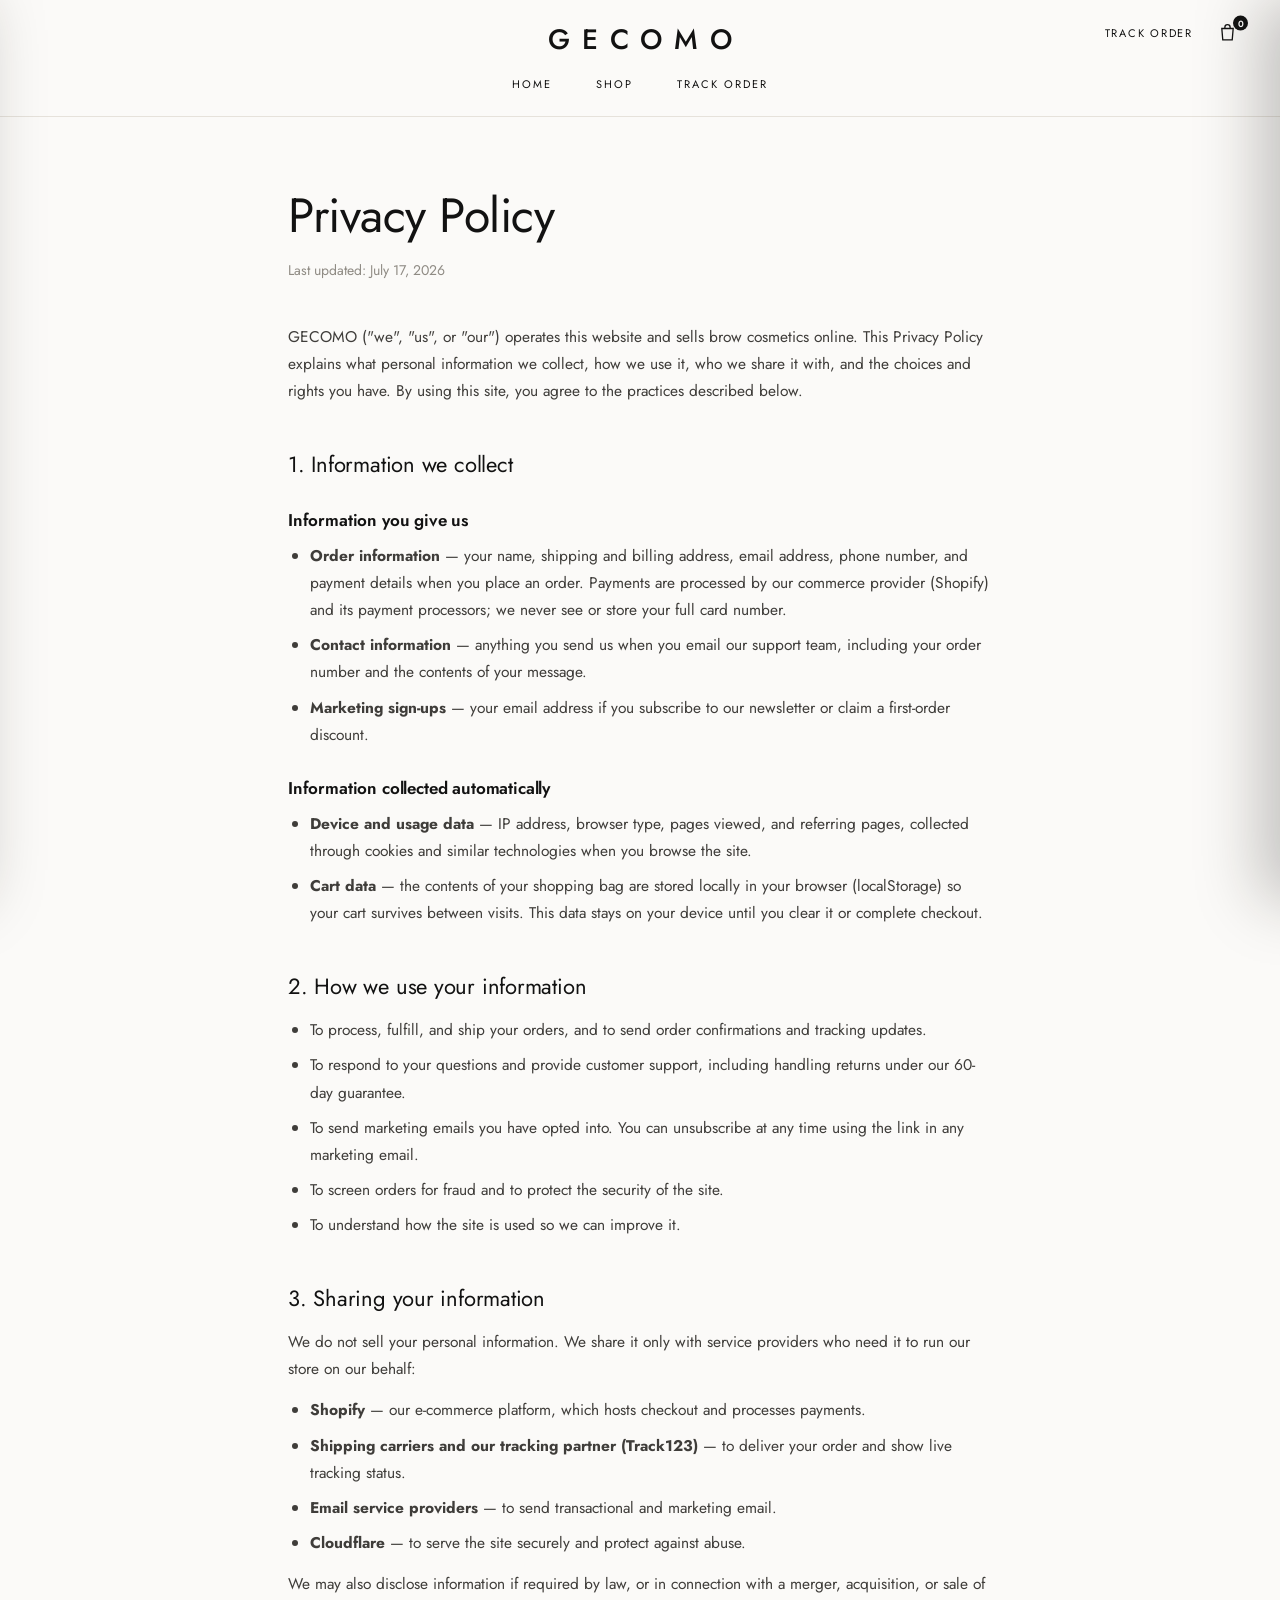
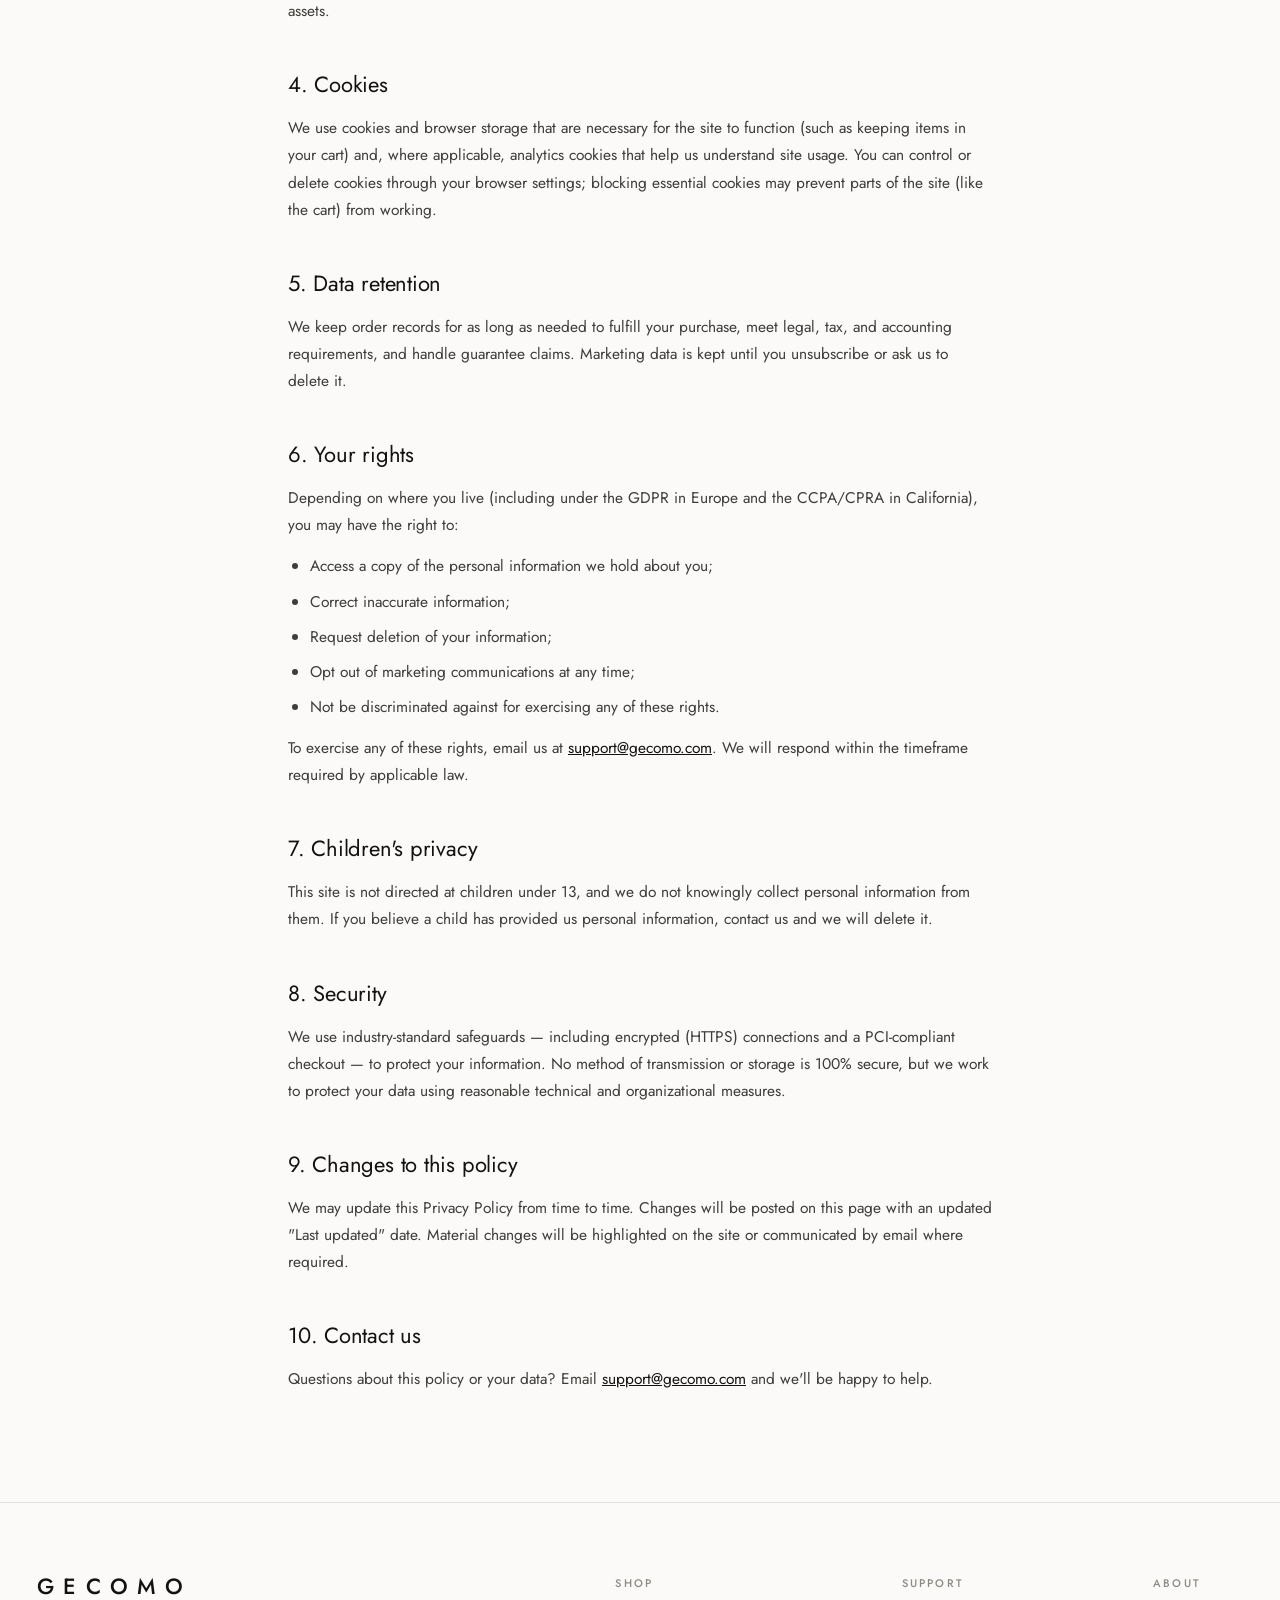
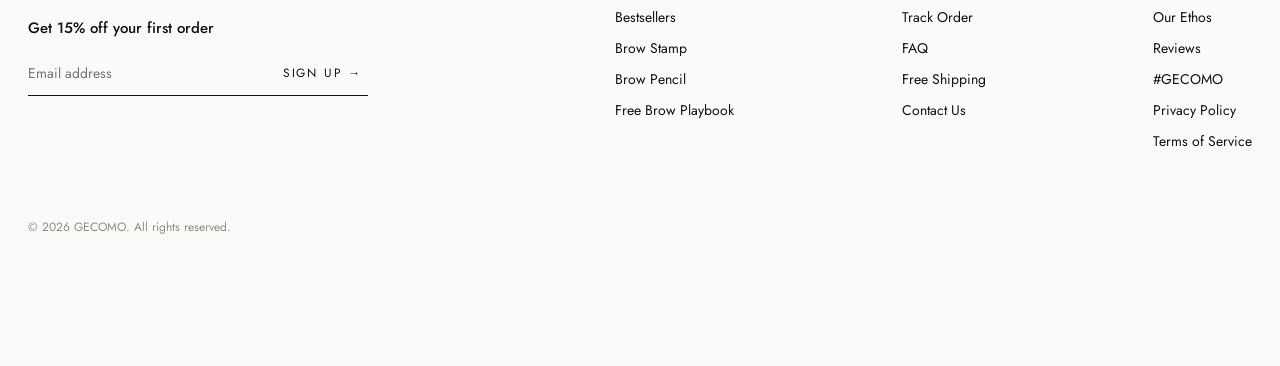
<file: privacy.html>
<!DOCTYPE html>
<html lang="en">
<head>
<meta charset="utf-8">
<meta name="viewport" content="width=device-width, initial-scale=1">
<title>Privacy Policy — GECOMO</title>
<meta name="description" content="How GECOMO collects, uses, and protects your personal information.">
<link rel="icon" href="data:image/svg+xml,%3Csvg xmlns='http://www.w3.org/2000/svg' viewBox='0 0 64 64'%3E%3Ccircle cx='32' cy='32' r='32' fill='%23FBFAF8'/%3E%3Ctext x='32' y='44' font-family='Helvetica,sans-serif' font-size='38' text-anchor='middle' fill='%23121212'%3EG%3C/text%3E%3C/svg%3E">
<link rel="preconnect" href="https://fonts.googleapis.com">
<link rel="preconnect" href="https://fonts.gstatic.com" crossorigin>
<link href="https://fonts.googleapis.com/css2?family=Jost:wght@300;400;500;600;700&family=Marcellus&display=swap" rel="stylesheet">
<link rel="stylesheet" href="assets/site.css?v=6">
<style>
  .legal{max-width:760px;margin:0 auto;padding:64px 28px 96px;}
  .legal h1{font-size:clamp(32px,4.5vw,48px);margin:0 0 8px;}
  .legal .updated{color:var(--muted);font-size:14px;margin:0 0 40px;}
  .legal h2{font-size:22px;margin:44px 0 14px;}
  .legal h3{font-size:17px;font-weight:600;margin:28px 0 10px;}
  .legal p,.legal li{color:var(--body);line-height:1.75;font-size:15.5px;}
  .legal p{margin:0 0 14px;}
  .legal ul{margin:0 0 14px;padding-left:22px;}
  .legal li{margin-bottom:8px;}
  .legal a{text-decoration:underline;}
</style>
</head>
<body>

<a class="skip-link" href="#main">Skip to main content</a>

<header class="site-head">
  <div class="masthead">
    <button id="menuBtn" type="button" aria-label="Open menu"><span></span><span></span><span></span></button>
    <a href="index.html" class="logo">GECOMO</a>
    <div class="mast-icons">
      <a class="mast-link" href="track.html">Track Order</a>
      <button id="cartBtn" type="button" aria-label="Cart, 0 items">
        <svg viewBox="0 0 24 24" fill="none" stroke="currentColor" stroke-width="1.5" aria-hidden="true"><path d="M5.5 8h13l-1.1 13h-10.8z"/><path d="M9 8V6.5a3 3 0 0 1 6 0V8"/></svg>
        <span id="cartCount" aria-hidden="true">0</span>
      </button>
    </div>
  </div>
    <nav class="navrow" aria-label="Primary">
    <a href="index.html">Home</a>
    <a href="index.html#shop">Shop</a>
    <a href="track.html">Track Order</a>
  </nav>
</header>

<main id="main">
<article class="legal">
  <h1>Privacy Policy</h1>
  <p class="updated">Last updated: July 17, 2026</p>

  <p>GECOMO ("we", "us", or "our") operates this website and sells brow cosmetics online. This Privacy Policy explains what personal information we collect, how we use it, who we share it with, and the choices and rights you have. By using this site, you agree to the practices described below.</p>

  <h2>1. Information we collect</h2>
  <h3>Information you give us</h3>
  <ul>
    <li><b>Order information</b> — your name, shipping and billing address, email address, phone number, and payment details when you place an order. Payments are processed by our commerce provider (Shopify) and its payment processors; we never see or store your full card number.</li>
    <li><b>Contact information</b> — anything you send us when you email our support team, including your order number and the contents of your message.</li>
    <li><b>Marketing sign-ups</b> — your email address if you subscribe to our newsletter or claim a first-order discount.</li>
  </ul>
  <h3>Information collected automatically</h3>
  <ul>
    <li><b>Device and usage data</b> — IP address, browser type, pages viewed, and referring pages, collected through cookies and similar technologies when you browse the site.</li>
    <li><b>Cart data</b> — the contents of your shopping bag are stored locally in your browser (localStorage) so your cart survives between visits. This data stays on your device until you clear it or complete checkout.</li>
  </ul>

  <h2>2. How we use your information</h2>
  <ul>
    <li>To process, fulfill, and ship your orders, and to send order confirmations and tracking updates.</li>
    <li>To respond to your questions and provide customer support, including handling returns under our 60-day guarantee.</li>
    <li>To send marketing emails you have opted into. You can unsubscribe at any time using the link in any marketing email.</li>
    <li>To screen orders for fraud and to protect the security of the site.</li>
    <li>To understand how the site is used so we can improve it.</li>
  </ul>

  <h2>3. Sharing your information</h2>
  <p>We do not sell your personal information. We share it only with service providers who need it to run our store on our behalf:</p>
  <ul>
    <li><b>Shopify</b> — our e-commerce platform, which hosts checkout and processes payments.</li>
    <li><b>Shipping carriers and our tracking partner (Track123)</b> — to deliver your order and show live tracking status.</li>
    <li><b>Email service providers</b> — to send transactional and marketing email.</li>
    <li><b>Cloudflare</b> — to serve the site securely and protect against abuse.</li>
  </ul>
  <p>We may also disclose information if required by law, or in connection with a merger, acquisition, or sale of assets.</p>

  <h2>4. Cookies</h2>
  <p>We use cookies and browser storage that are necessary for the site to function (such as keeping items in your cart) and, where applicable, analytics cookies that help us understand site usage. You can control or delete cookies through your browser settings; blocking essential cookies may prevent parts of the site (like the cart) from working.</p>

  <h2>5. Data retention</h2>
  <p>We keep order records for as long as needed to fulfill your purchase, meet legal, tax, and accounting requirements, and handle guarantee claims. Marketing data is kept until you unsubscribe or ask us to delete it.</p>

  <h2>6. Your rights</h2>
  <p>Depending on where you live (including under the GDPR in Europe and the CCPA/CPRA in California), you may have the right to:</p>
  <ul>
    <li>Access a copy of the personal information we hold about you;</li>
    <li>Correct inaccurate information;</li>
    <li>Request deletion of your information;</li>
    <li>Opt out of marketing communications at any time;</li>
    <li>Not be discriminated against for exercising any of these rights.</li>
  </ul>
  <p>To exercise any of these rights, email us at <a href="mailto:support@gecomo.com">support@gecomo.com</a>. We will respond within the timeframe required by applicable law.</p>

  <h2>7. Children's privacy</h2>
  <p>This site is not directed at children under 13, and we do not knowingly collect personal information from them. If you believe a child has provided us personal information, contact us and we will delete it.</p>

  <h2>8. Security</h2>
  <p>We use industry-standard safeguards — including encrypted (HTTPS) connections and a PCI-compliant checkout — to protect your information. No method of transmission or storage is 100% secure, but we work to protect your data using reasonable technical and organizational measures.</p>

  <h2>9. Changes to this policy</h2>
  <p>We may update this Privacy Policy from time to time. Changes will be posted on this page with an updated "Last updated" date. Material changes will be highlighted on the site or communicated by email where required.</p>

  <h2>10. Contact us</h2>
  <p>Questions about this policy or your data? Email <a href="mailto:support@gecomo.com">support@gecomo.com</a> and we'll be happy to help.</p>
</article>
</main>

<footer>
  <div class="foot-grid">
    <div class="foot-news">
      <a href="index.html" class="logo">GECOMO</a>
      <h4>Get 15% off your first order</h4>
      <form class="news-form" onsubmit="event.preventDefault();this.querySelector('button').textContent='Done ✓';">
        <input type="email" placeholder="Email address" aria-label="Email address" required>
        <button type="submit">Sign up →</button>
      </form>
    </div>
    <div class="foot-col">
      <h5>Shop</h5>
      <a href="bestsellers.html">Bestsellers</a>
      <a href="stamp.html">Brow Stamp</a>
      <a href="pencil.html">Brow Pencil</a>
      <a href="stamp.html#guide">Free Brow Playbook</a>
    </div>
    <div class="foot-col">
      <h5>Support</h5>
      <a href="track.html">Track Order</a>
      <a href="stamp.html#faq">FAQ</a>
      <a href="index.html#shipping">Free Shipping</a>
      <a href="mailto:support@gecomo.com">Contact Us</a>
    </div>
    <div class="foot-col">
      <h5>About</h5>
      <a href="index.html#values">Our Ethos</a>
      <a href="index.html#reviews">Reviews</a>
      <a href="index.html#ugc">#GECOMO</a>
      <a href="privacy.html">Privacy Policy</a>
      <a href="terms.html">Terms of Service</a>
    </div>
  </div>
  <p class="copyright">© 2026 GECOMO. All rights reserved.</p>
</footer>

<script src="assets/cart.js?v=7"></script>
</body>
</html>
</file>
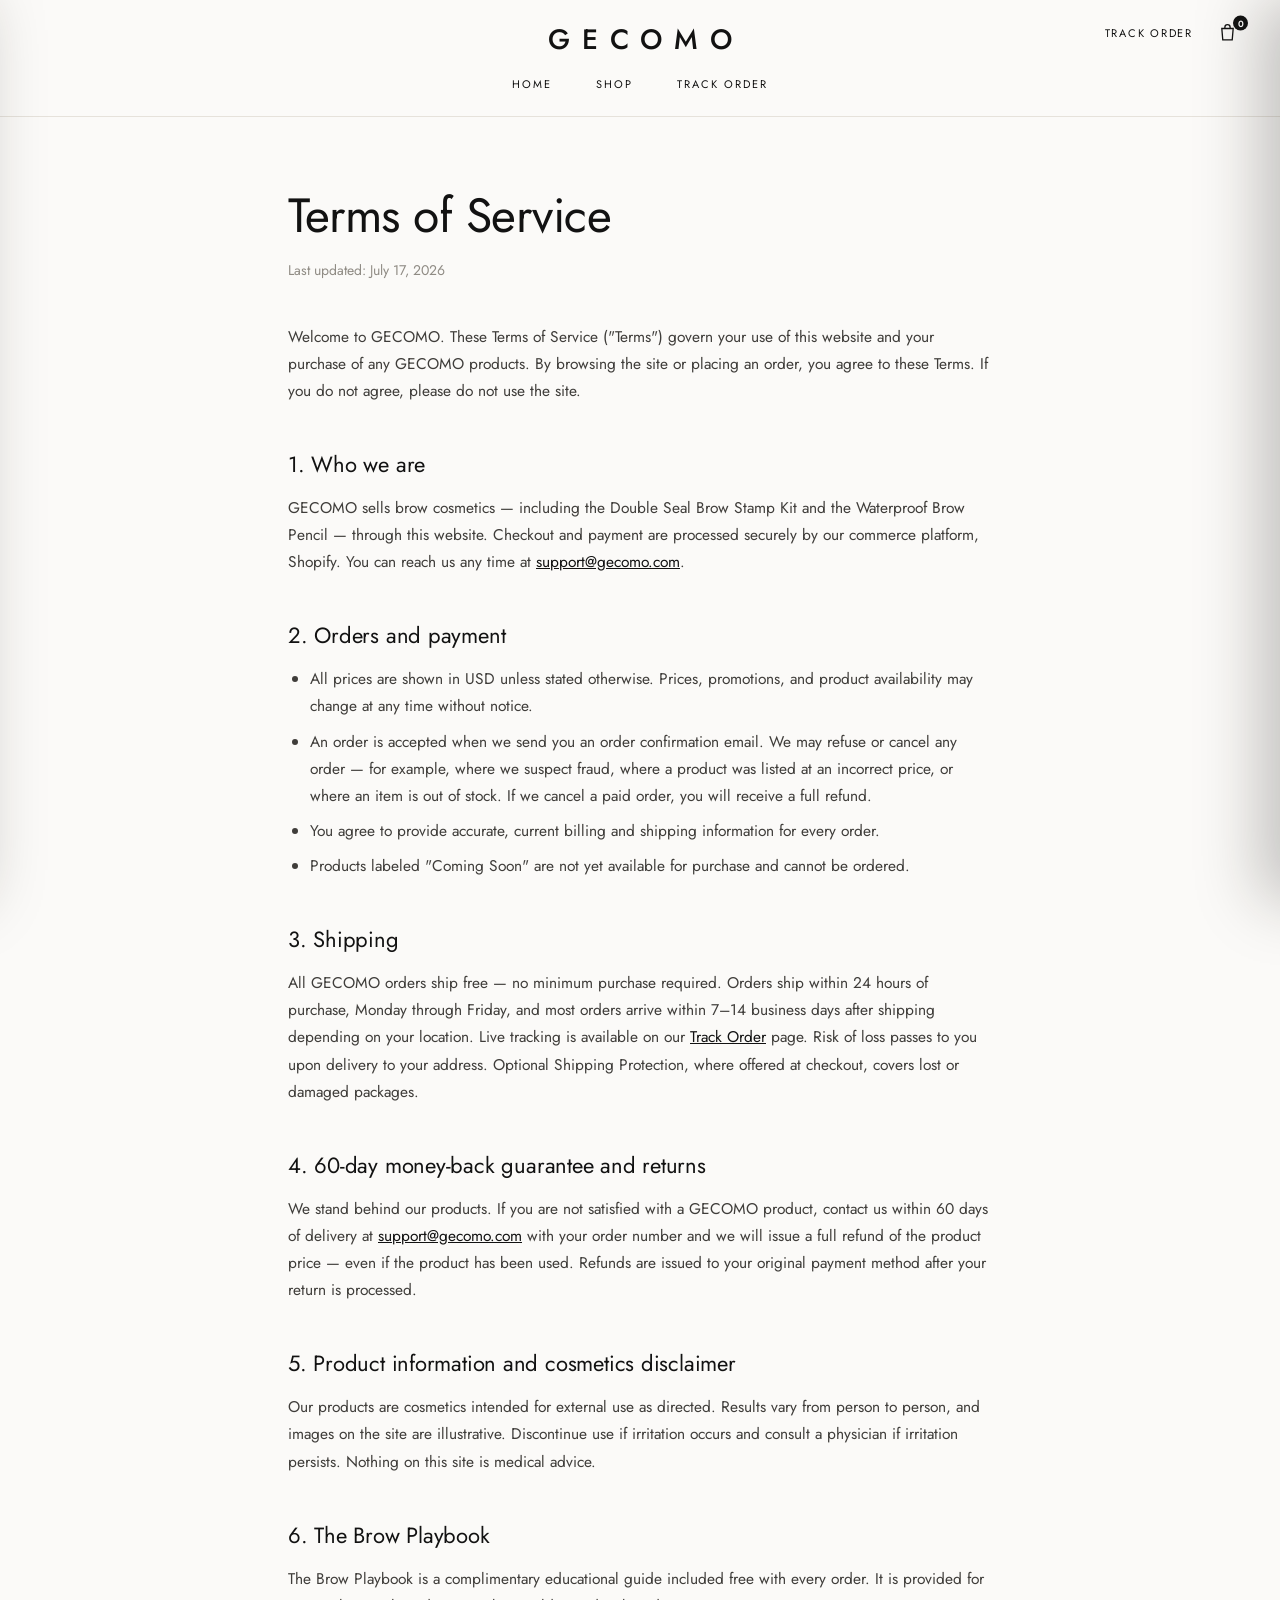
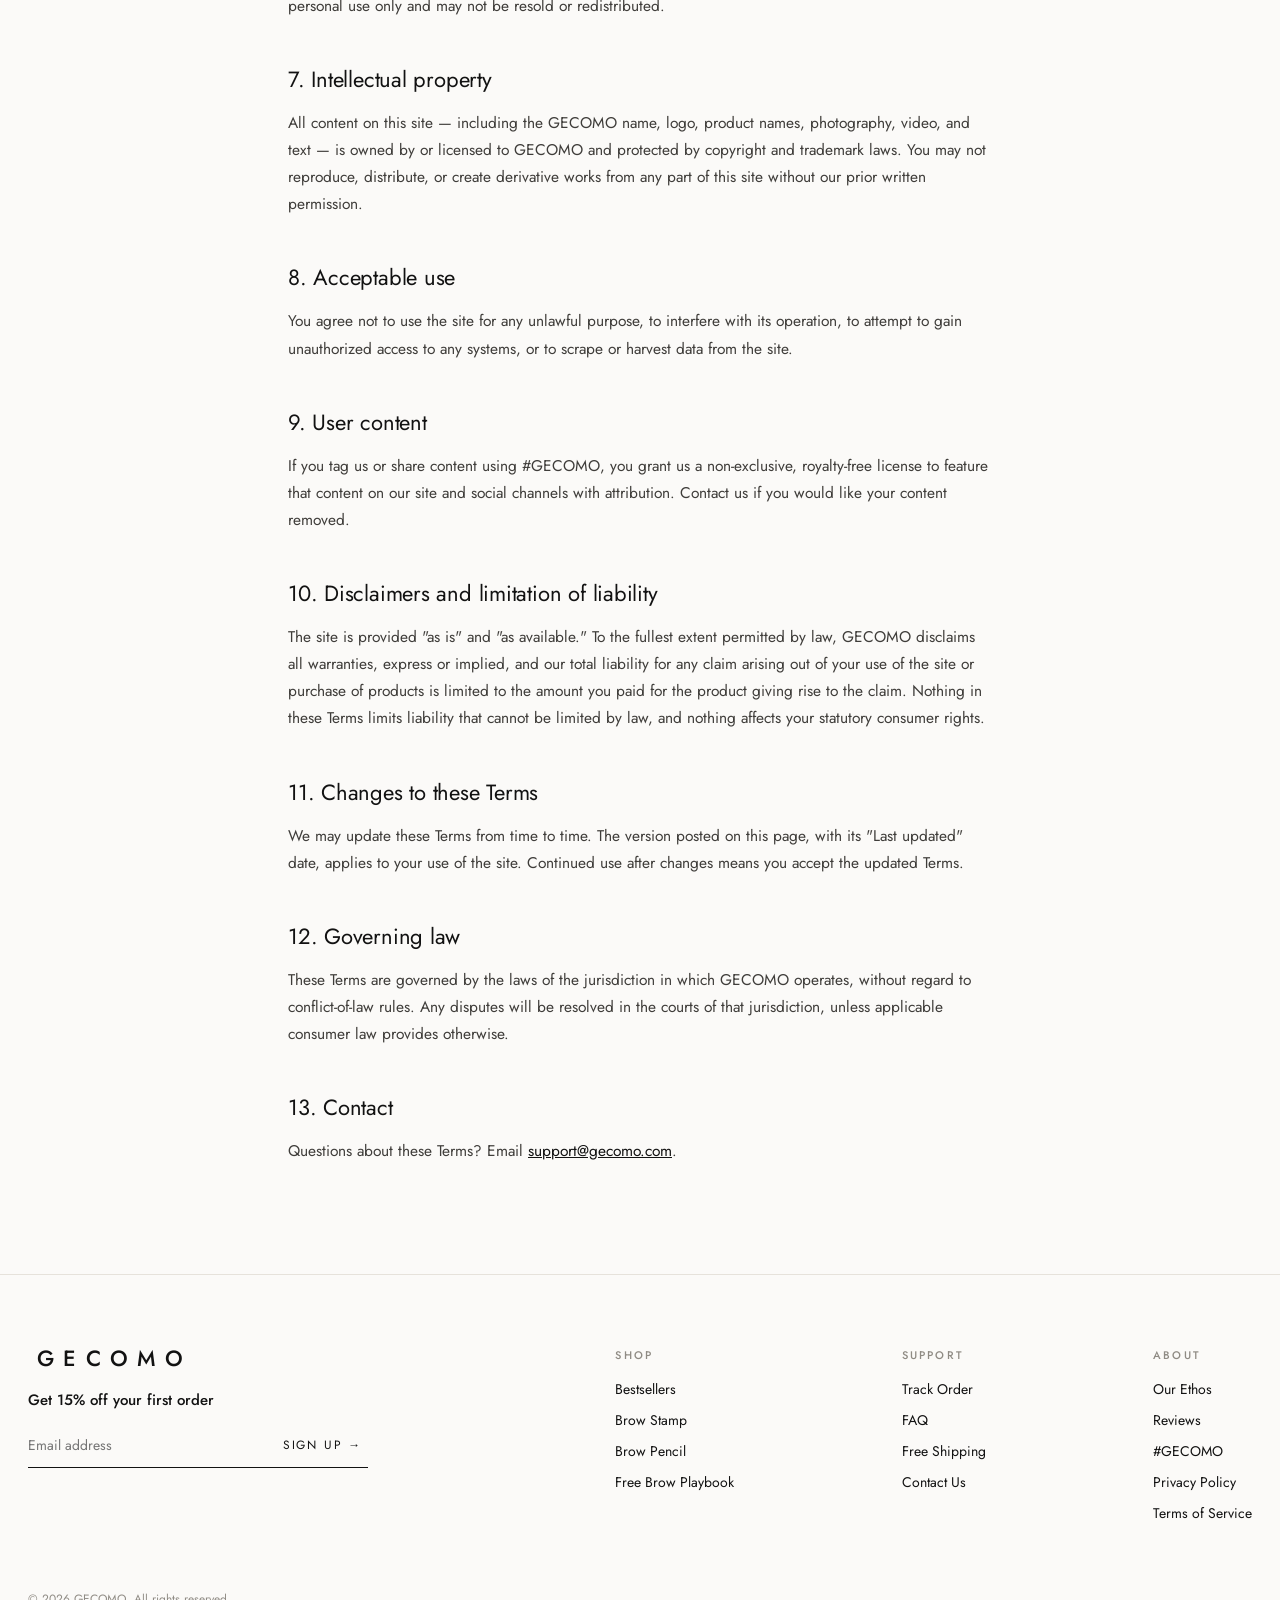
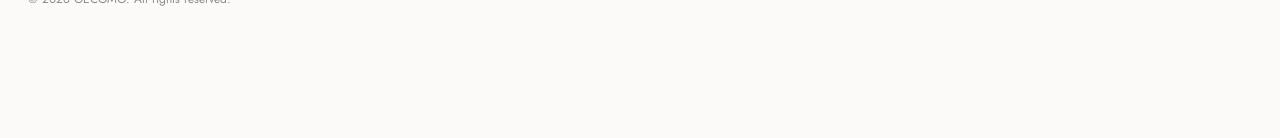
<file: terms.html>
<!DOCTYPE html>
<html lang="en">
<head>
<meta charset="utf-8">
<meta name="viewport" content="width=device-width, initial-scale=1">
<title>Terms of Service — GECOMO</title>
<meta name="description" content="The terms and conditions that govern your use of the GECOMO website and purchases from our store.">
<link rel="icon" href="data:image/svg+xml,%3Csvg xmlns='http://www.w3.org/2000/svg' viewBox='0 0 64 64'%3E%3Ccircle cx='32' cy='32' r='32' fill='%23FBFAF8'/%3E%3Ctext x='32' y='44' font-family='Helvetica,sans-serif' font-size='38' text-anchor='middle' fill='%23121212'%3EG%3C/text%3E%3C/svg%3E">
<link rel="preconnect" href="https://fonts.googleapis.com">
<link rel="preconnect" href="https://fonts.gstatic.com" crossorigin>
<link href="https://fonts.googleapis.com/css2?family=Jost:wght@300;400;500;600;700&family=Marcellus&display=swap" rel="stylesheet">
<link rel="stylesheet" href="assets/site.css?v=6">
<style>
  .legal{max-width:760px;margin:0 auto;padding:64px 28px 96px;}
  .legal h1{font-size:clamp(32px,4.5vw,48px);margin:0 0 8px;}
  .legal .updated{color:var(--muted);font-size:14px;margin:0 0 40px;}
  .legal h2{font-size:22px;margin:44px 0 14px;}
  .legal p,.legal li{color:var(--body);line-height:1.75;font-size:15.5px;}
  .legal p{margin:0 0 14px;}
  .legal ul{margin:0 0 14px;padding-left:22px;}
  .legal li{margin-bottom:8px;}
  .legal a{text-decoration:underline;}
</style>
</head>
<body>

<a class="skip-link" href="#main">Skip to main content</a>

<header class="site-head">
  <div class="masthead">
    <button id="menuBtn" type="button" aria-label="Open menu"><span></span><span></span><span></span></button>
    <a href="index.html" class="logo">GECOMO</a>
    <div class="mast-icons">
      <a class="mast-link" href="track.html">Track Order</a>
      <button id="cartBtn" type="button" aria-label="Cart, 0 items">
        <svg viewBox="0 0 24 24" fill="none" stroke="currentColor" stroke-width="1.5" aria-hidden="true"><path d="M5.5 8h13l-1.1 13h-10.8z"/><path d="M9 8V6.5a3 3 0 0 1 6 0V8"/></svg>
        <span id="cartCount" aria-hidden="true">0</span>
      </button>
    </div>
  </div>
    <nav class="navrow" aria-label="Primary">
    <a href="index.html">Home</a>
    <a href="index.html#shop">Shop</a>
    <a href="track.html">Track Order</a>
  </nav>
</header>

<main id="main">
<article class="legal">
  <h1>Terms of Service</h1>
  <p class="updated">Last updated: July 17, 2026</p>

  <p>Welcome to GECOMO. These Terms of Service ("Terms") govern your use of this website and your purchase of any GECOMO products. By browsing the site or placing an order, you agree to these Terms. If you do not agree, please do not use the site.</p>

  <h2>1. Who we are</h2>
  <p>GECOMO sells brow cosmetics — including the Double Seal Brow Stamp Kit and the Waterproof Brow Pencil — through this website. Checkout and payment are processed securely by our commerce platform, Shopify. You can reach us any time at <a href="mailto:support@gecomo.com">support@gecomo.com</a>.</p>

  <h2>2. Orders and payment</h2>
  <ul>
    <li>All prices are shown in USD unless stated otherwise. Prices, promotions, and product availability may change at any time without notice.</li>
    <li>An order is accepted when we send you an order confirmation email. We may refuse or cancel any order — for example, where we suspect fraud, where a product was listed at an incorrect price, or where an item is out of stock. If we cancel a paid order, you will receive a full refund.</li>
    <li>You agree to provide accurate, current billing and shipping information for every order.</li>
    <li>Products labeled "Coming Soon" are not yet available for purchase and cannot be ordered.</li>
  </ul>

  <h2>3. Shipping</h2>
  <p>All GECOMO orders ship free — no minimum purchase required. Orders ship within 24 hours of purchase, Monday through Friday, and most orders arrive within 7–14 business days after shipping depending on your location. Live tracking is available on our <a href="track.html">Track Order</a> page. Risk of loss passes to you upon delivery to your address. Optional Shipping Protection, where offered at checkout, covers lost or damaged packages.</p>

  <h2>4. 60-day money-back guarantee and returns</h2>
  <p>We stand behind our products. If you are not satisfied with a GECOMO product, contact us within 60 days of delivery at <a href="mailto:support@gecomo.com">support@gecomo.com</a> with your order number and we will issue a full refund of the product price — even if the product has been used. Refunds are issued to your original payment method after your return is processed.</p>

  <h2>5. Product information and cosmetics disclaimer</h2>
  <p>Our products are cosmetics intended for external use as directed. Results vary from person to person, and images on the site are illustrative. Discontinue use if irritation occurs and consult a physician if irritation persists. Nothing on this site is medical advice.</p>

  <h2>6. The Brow Playbook</h2>
  <p>The Brow Playbook is a complimentary educational guide included free with every order. It is provided for personal use only and may not be resold or redistributed.</p>

  <h2>7. Intellectual property</h2>
  <p>All content on this site — including the GECOMO name, logo, product names, photography, video, and text — is owned by or licensed to GECOMO and protected by copyright and trademark laws. You may not reproduce, distribute, or create derivative works from any part of this site without our prior written permission.</p>

  <h2>8. Acceptable use</h2>
  <p>You agree not to use the site for any unlawful purpose, to interfere with its operation, to attempt to gain unauthorized access to any systems, or to scrape or harvest data from the site.</p>

  <h2>9. User content</h2>
  <p>If you tag us or share content using #GECOMO, you grant us a non-exclusive, royalty-free license to feature that content on our site and social channels with attribution. Contact us if you would like your content removed.</p>

  <h2>10. Disclaimers and limitation of liability</h2>
  <p>The site is provided "as is" and "as available." To the fullest extent permitted by law, GECOMO disclaims all warranties, express or implied, and our total liability for any claim arising out of your use of the site or purchase of products is limited to the amount you paid for the product giving rise to the claim. Nothing in these Terms limits liability that cannot be limited by law, and nothing affects your statutory consumer rights.</p>

  <h2>11. Changes to these Terms</h2>
  <p>We may update these Terms from time to time. The version posted on this page, with its "Last updated" date, applies to your use of the site. Continued use after changes means you accept the updated Terms.</p>

  <h2>12. Governing law</h2>
  <p>These Terms are governed by the laws of the jurisdiction in which GECOMO operates, without regard to conflict-of-law rules. Any disputes will be resolved in the courts of that jurisdiction, unless applicable consumer law provides otherwise.</p>

  <h2>13. Contact</h2>
  <p>Questions about these Terms? Email <a href="mailto:support@gecomo.com">support@gecomo.com</a>.</p>
</article>
</main>

<footer>
  <div class="foot-grid">
    <div class="foot-news">
      <a href="index.html" class="logo">GECOMO</a>
      <h4>Get 15% off your first order</h4>
      <form class="news-form" onsubmit="event.preventDefault();this.querySelector('button').textContent='Done ✓';">
        <input type="email" placeholder="Email address" aria-label="Email address" required>
        <button type="submit">Sign up →</button>
      </form>
    </div>
    <div class="foot-col">
      <h5>Shop</h5>
      <a href="bestsellers.html">Bestsellers</a>
      <a href="stamp.html">Brow Stamp</a>
      <a href="pencil.html">Brow Pencil</a>
      <a href="stamp.html#guide">Free Brow Playbook</a>
    </div>
    <div class="foot-col">
      <h5>Support</h5>
      <a href="track.html">Track Order</a>
      <a href="stamp.html#faq">FAQ</a>
      <a href="index.html#shipping">Free Shipping</a>
      <a href="mailto:support@gecomo.com">Contact Us</a>
    </div>
    <div class="foot-col">
      <h5>About</h5>
      <a href="index.html#values">Our Ethos</a>
      <a href="index.html#reviews">Reviews</a>
      <a href="index.html#ugc">#GECOMO</a>
      <a href="privacy.html">Privacy Policy</a>
      <a href="terms.html">Terms of Service</a>
    </div>
  </div>
  <p class="copyright">© 2026 GECOMO. All rights reserved.</p>
</footer>

<script src="assets/cart.js?v=7"></script>
</body>
</html>
</file>
<file: assets/site.css>
/* ==========================================================================
   GECOMO — shared design system
   Extracted from the original single-page site so every page (shop homepage,
   product pages, order tracking) shares one identical aesthetic.
   ========================================================================== */

:root{
  --cream:#FBFAF8; --cream-2:#F3EFE9; --ink:#121212; --ink-2:#2A2A2A;
  --brown:#6F6B65; --brown-dark:#4C4944; --brown-light:#9C978F;
  --border:#E6E2DB; --border-2:#D8D3CA; --muted:#8F8B84; --body:#3F3D3A;
  --gold:#121212; --gold-dark:#2E2E2E; --white:#FFFFFF; --rose:#AF8484;
}
*{box-sizing:border-box;}
html{scroll-behavior:smooth;}

/* --- Accessibility ------------------------------------------------------- */
:focus-visible{outline:2px solid var(--ink);outline-offset:2px;}
.skip-link{position:absolute;left:-9999px;top:0;z-index:300;background:var(--ink);color:#fff;padding:12px 22px;font-size:14px;letter-spacing:.05em;}
.skip-link:focus{left:0;}
.visually-hidden{position:absolute;width:1px;height:1px;padding:0;margin:-1px;overflow:hidden;clip:rect(0 0 0 0);white-space:nowrap;border:0;}
@media (prefers-reduced-motion:reduce){
  html{scroll-behavior:auto;}
  *,*::before,*::after{animation-duration:.01ms !important;animation-iteration-count:1 !important;transition-duration:.01ms !important;}
}
body{margin:0;background:var(--cream);color:var(--ink);font-family:'Jost','Helvetica Neue',sans-serif;-webkit-font-smoothing:antialiased;}
h1,h2,h3{font-family:'Jost','Helvetica Neue',sans-serif;font-weight:400;margin:0;letter-spacing:-.01em;}
p{margin:0;}
a{color:var(--ink);text-decoration:none;}
img,video{max-width:100%;display:block;}
button{font-family:inherit;cursor:pointer;}

.eyebrow{font-size:12px;letter-spacing:.22em;text-transform:uppercase;color:var(--muted);margin:0 0 12px;}
.wrap{max-width:1100px;margin:0 auto;padding:0 28px;}
.wrap-narrow{max-width:760px;margin:0 auto;padding:0 28px;}
@media (min-width:1440px){
  .wrap{max-width:1280px;padding:0 40px;}
  .wrap-narrow{max-width:860px;padding:0 40px;}
}
@media (min-width:1920px){
  .wrap{max-width:1480px;}
  .wrap-narrow{max-width:920px;}
}

.btn{display:inline-block;border:1px solid var(--ink);border-radius:0;padding:15px 32px;font-size:12px;font-weight:500;letter-spacing:.16em;text-transform:uppercase;cursor:pointer;transition:background .2s,color .2s;}
.btn:active{transform:none;}
.btn-gold{background:var(--ink);color:var(--white);}
.btn-gold:hover{background:var(--gold-dark);}
.btn-dark{background:var(--ink);color:var(--cream);border-color:var(--ink);}
.btn-dark:hover{background:var(--gold-dark);}
.btn-outline{background:transparent;border:1px solid var(--ink);color:var(--ink);}
.btn-outline:hover{background:var(--ink);color:var(--white);}

.card{background:var(--white);border:1px solid var(--border);border-radius:0;}

/* --- Media placeholder slots ---------------------------------------------
   Each slot points at a real file under assets/media/. Until that file is
   uploaded to the repo, the slot shows a dashed frame with the exact
   filename to upload; once the file exists it renders normally. */
.media-slot{position:relative;background:var(--cream-2);overflow:hidden;}
.media-slot::before{content:'UPLOAD MEDIA\a' attr(data-file);white-space:pre;position:absolute;inset:0;display:flex;align-items:center;justify-content:center;text-align:center;font-size:12px;font-weight:600;letter-spacing:.08em;line-height:2;color:var(--muted);border:2px dashed var(--border-2);border-radius:inherit;padding:16px;}
.media-slot>img,.media-slot>video{position:relative;z-index:1;width:100%;height:100%;object-fit:cover;}
.media-slot>.media-missing{display:none;}
details summary{list-style:none;cursor:pointer;}
details summary::-webkit-details-marker{display:none;}
.chev{transition:transform .2s;}
details[open] .chev{transform:rotate(180deg);}
@keyframes marquee{from{transform:translateX(0);}to{transform:translateX(-50%);}}

/* --- Header (ILIA anatomy): announcement bar w/ arrow -> masthead (menu / logo / bag)
       -> scrollable quick-nav row -> rose launch strip --- */
#promoBar{display:block;background:var(--rose);color:#fff;text-align:center;padding:12px 48px;font-size:11px;font-weight:500;letter-spacing:.18em;text-transform:uppercase;position:relative;line-height:1.45;}
#promoBar,#promoBar a{color:#fff;}
#promoBar .arr{position:absolute;right:18px;top:50%;transform:translateY(-50%);font-size:15px;letter-spacing:0;}
.site-head{position:sticky;top:0;z-index:60;background:var(--cream);border-bottom:1px solid var(--border);}
.masthead{position:relative;display:flex;align-items:center;justify-content:center;padding:20px 20px 8px;}
.logo{font-size:26px;letter-spacing:.42em;text-indent:.42em;font-weight:500;color:var(--ink);line-height:1;}
#menuBtn{position:absolute;left:16px;top:50%;transform:translateY(-50%);display:flex;flex-direction:column;gap:5px;background:none;border:none;padding:8px 6px;cursor:pointer;}
#menuBtn span{display:block;width:20px;height:1.5px;background:var(--ink);}
.mast-icons{position:absolute;right:18px;top:50%;transform:translateY(-50%);display:flex;align-items:center;gap:22px;}
.mast-icons .mast-link{display:none;font-size:11px;letter-spacing:.16em;text-transform:uppercase;color:var(--ink);}
.mast-icons .mast-link:hover{color:var(--brown);}
#cartBtn{position:relative;background:none;border:none;padding:2px;color:var(--ink);display:flex;cursor:pointer;}
#cartBtn svg{width:21px;height:21px;display:block;}
#cartBtn #cartCount{position:absolute;top:-4px;right:-8px;min-width:15px;height:15px;border-radius:999px;background:var(--ink);color:#fff;font-size:9px;font-weight:600;line-height:15px;text-align:center;padding:0 3px;}
.navrow{display:flex;gap:32px;padding:10px 20px 16px;overflow-x:auto;white-space:nowrap;scrollbar-width:none;-webkit-overflow-scrolling:touch;}
.navrow::-webkit-scrollbar{display:none;}
.navrow a{font-size:11px;letter-spacing:.18em;text-transform:uppercase;color:var(--ink);padding-bottom:3px;border-bottom:1px solid transparent;flex:0 0 auto;}
.navrow a:first-child{margin-left:auto;}
.navrow a:last-child{margin-right:auto;}
.navrow a:hover{color:var(--brown);}
.navrow a.active{border-bottom-color:var(--ink);}
#launchBar{background:var(--rose);color:#fff;text-align:center;padding:10px 18px;font-size:11px;letter-spacing:.2em;text-transform:uppercase;line-height:1.5;}
#launchBar a{color:#fff;text-decoration:underline;text-underline-offset:3px;font-weight:500;}
@media (min-width:900px){
  .masthead{padding:26px 40px 10px;}
  .logo{font-size:28px;}
  #menuBtn{display:none;}
  .navrow{gap:44px;padding:12px 40px 20px;}
  .mast-icons{right:40px;}
  .mast-icons .mast-link{display:inline;}
}
@media (max-width:899px){
  .logo{font-size:22px;}
}

/* --- Mobile menu drawer (hamburger) --- */
#menuDrawer{position:fixed;top:0;left:0;bottom:0;z-index:100;width:min(400px,90vw);background:var(--cream);box-shadow:20px 0 60px rgba(28,23,18,.25);transform:translateX(-110%);transition:transform .25s ease;display:flex;flex-direction:column;overflow-y:auto;}
#menuDrawer.show{transform:translateX(0);}
.menu-head{display:flex;align-items:center;justify-content:space-between;padding:20px 24px;border-bottom:1px solid var(--border);}
.menu-head .logo{font-size:20px;}
#closeMenu{background:none;border:none;font-size:26px;line-height:1;color:var(--ink);cursor:pointer;padding:0;}
.menu-links{padding:8px 24px 14px;display:flex;flex-direction:column;}
.menu-links a{font-size:19px;padding:15px 0;border-bottom:1px solid var(--border);color:var(--ink);}
.menu-sub{padding:20px 24px 44px;display:flex;flex-direction:column;gap:14px;}
.menu-sub a{font-size:11px;letter-spacing:.18em;text-transform:uppercase;color:var(--brown-dark);}

/* --- ILIA-style section heading row: heading left, "shop all" link right --- */
.row-head{display:flex;align-items:baseline;justify-content:space-between;gap:24px;max-width:1400px;margin:0 auto;padding:0 20px;}
.row-head h2{font-size:clamp(24px,2.8vw,38px);font-weight:400;}
.row-head .all-link{font-size:11px;letter-spacing:.16em;text-transform:uppercase;color:var(--ink);border-bottom:1px solid var(--ink);padding-bottom:2px;white-space:nowrap;}
.row-head .all-link:hover{color:var(--brown);border-color:var(--brown);}
@media (min-width:900px){ .row-head{padding:0 40px;} }

/* --- Bestsellers product rail (horizontal snap carousel) --- */
#shop{padding:60px 0 48px;}
.rail-wrap{position:relative;max-width:1400px;margin:0 auto;}
.rail{display:flex;gap:14px;overflow-x:auto;scroll-snap-type:x mandatory;padding:26px 20px 10px;scrollbar-width:none;-webkit-overflow-scrolling:touch;}
.rail::-webkit-scrollbar{display:none;}
.rail-card{flex:0 0 74vw;max-width:300px;scroll-snap-align:start;display:flex;flex-direction:column;}
.rail-card .media{position:relative;aspect-ratio:4/5;background:#F2EEE8;overflow:hidden;}
.rail-card .media img{width:100%;height:100%;object-fit:cover;transition:transform .5s ease;}
.rail-card:hover .media img{transform:scale(1.03);}
.rail-card .flag{position:absolute;top:10px;left:10px;z-index:2;background:var(--cream);color:var(--ink);font-size:9.5px;font-weight:600;letter-spacing:.14em;text-transform:uppercase;padding:5px 10px;}
.rail-card .rc-body{padding:14px 2px 0;display:flex;flex-direction:column;gap:5px;flex:1;}
.rail-card .rc-stars{font-size:11px;letter-spacing:1.5px;color:var(--ink);}
.rail-card .rc-stars span{color:var(--muted);letter-spacing:normal;margin-left:5px;font-size:11.5px;}
.rail-card h3{font-size:16px;font-weight:500;}
.rail-card .rc-desc{font-size:13.5px;color:var(--body);line-height:1.5;flex:1;}
.rail-card .rc-shades{font-size:10.5px;letter-spacing:.12em;text-transform:uppercase;color:var(--muted);display:flex;align-items:center;gap:7px;margin-top:2px;}
.rail-card .rc-shades i{width:12px;height:12px;border-radius:999px;display:inline-block;}
.rail-card .rc-price{font-size:14px;margin-top:2px;}
.rail-card .rc-price del{color:var(--muted);font-size:12.5px;margin-left:6px;}
.rail-card .rc-cta{margin-top:12px;display:block;text-align:center;border:1px solid var(--ink);color:var(--ink);padding:13px;font-size:11px;letter-spacing:.16em;text-transform:uppercase;transition:background .2s,color .2s;}
.rail-card .rc-cta:hover{background:var(--ink);color:#fff;}
.rail-btn{position:absolute;top:34%;width:44px;height:44px;border-radius:999px;background:var(--cream);border:1px solid var(--border-2);display:none;align-items:center;justify-content:center;z-index:5;cursor:pointer;font-size:17px;color:var(--ink);}
.rail-btn:hover{background:var(--ink);color:#fff;}
.rail-btn.prev{left:10px;}
.rail-btn.next{right:10px;}
@media (min-width:900px){
  #shop{padding:80px 0 56px;}
  .rail{gap:20px;padding:34px 40px 10px;}
  .rail-card{flex-basis:calc((100% - 140px)/4);max-width:none;}
  .rail-btn{display:flex;}
}

/* --- Shop by Category tile grid --- */
#categories{padding:44px 0 64px;}
.cat-grid2{display:grid;grid-template-columns:repeat(2,1fr);gap:22px 10px;max-width:1400px;margin:0 auto;padding:26px 20px 0;}
.cat-card{display:block;}
.cat-card .media{aspect-ratio:3/4;overflow:hidden;background:#F2EEE8;}
.cat-card .media img{width:100%;height:100%;object-fit:cover;transition:transform .5s ease;}
.cat-card:hover .media img{transform:scale(1.04);}
.cat-card .cat-label{display:flex;justify-content:space-between;align-items:center;padding:12px 2px 0;font-size:12px;letter-spacing:.15em;text-transform:uppercase;color:var(--ink);}

/* --- Coming soon (non-purchasable) cards --------------------------------- */
.coming-soon{cursor:default;}
.coming-soon .media{position:relative;}
.coming-soon .media img{filter:grayscale(70%);}
.coming-soon .media::after{content:'';position:absolute;inset:0;z-index:1;background:rgba(243,239,233,.5);}
.coming-soon:hover .media img{transform:none;}
.coming-soon .flag{background:var(--ink);color:var(--cream);}
.coming-soon .rc-cta{border-color:var(--border-2);background:var(--cream-2);color:var(--muted);pointer-events:none;}
.coming-soon .rc-cta:hover{background:var(--cream-2);color:var(--muted);}
.coming-soon .rc-price,.coming-soon h3,.coming-soon .rc-desc{color:var(--muted);}
.coming-soon .cat-label{color:var(--muted);}
.cs-tag{font-size:10px;letter-spacing:.14em;text-transform:uppercase;color:var(--muted);border:1px solid var(--border-2);background:var(--cream-2);padding:4px 9px;}
@media (min-width:900px){
  #categories{padding:56px 0 88px;}
  .cat-grid2{grid-template-columns:repeat(4,1fr);gap:20px;padding:34px 40px 0;}
}

/* --- Find My Shade split band --- */
#shade{padding:56px 0 64px;}
.shade-band{display:grid;grid-template-columns:1fr;max-width:1400px;margin:0 auto;}
.shade-band .media{aspect-ratio:1/1;overflow:hidden;}
.shade-band .media img{width:100%;height:100%;object-fit:cover;}
.shade-band .copy{background:var(--cream-2);display:flex;flex-direction:column;justify-content:center;align-items:flex-start;padding:48px 24px 56px;}
.shade-band .copy h2{font-size:clamp(26px,3vw,40px);margin:0 0 14px;font-weight:400;}
.shade-band .copy p{color:var(--body);line-height:1.65;margin:0 0 28px;max-width:440px;}
@media (min-width:900px){
  #shade{padding:88px 40px;}
  .shade-band{grid-template-columns:1fr 1fr;}
  .shade-band .copy{padding:60px 64px;}
}

/* --- Swatch selector overlay (ILIA-style) --- */
.swatch-selector{position:absolute;bottom:24px;left:50%;transform:translateX(-50%);display:flex;gap:16px;background:rgba(255,255,255,.92);backdrop-filter:blur(10px);padding:12px 20px;border-radius:999px;box-shadow:0 4px 20px rgba(0,0,0,.1);z-index:2;}
.shade-btn{width:44px;height:44px;border-radius:999px;border:3px solid var(--border-2);cursor:pointer;padding:0;transition:all .2s;}
.shade-btn:hover{border-color:var(--brown);transform:scale(1.1);}
.shade-btn.active{border-color:var(--ink);box-shadow:0 0 0 3px var(--cream),0 0 0 5px var(--brown);}
.shade-detail{margin-top:20px;padding:16px 20px;background:var(--white);border:1px solid var(--border);}
.shade-name{font-size:20px;font-weight:600;margin-bottom:4px;}
.shade-match{font-size:14px;color:var(--body);line-height:1.5;}
@media (max-width:720px){
  .swatch-selector{bottom:16px;padding:10px 16px;gap:12px;}
  .shade-btn{width:36px;height:36px;border-width:2px;}
}

/* --- Values band (numbered, no icons) --- */
#values{background:var(--cream-2);border-top:1px solid var(--border);border-bottom:1px solid var(--border);padding:72px 0;}
.values-head{max-width:680px;}
.values-head h2{font-size:clamp(30px,4vw,52px);margin:0 0 16px;font-weight:400;}
.values-head p{color:var(--body);line-height:1.65;font-size:16px;}
.values-grid{display:grid;grid-template-columns:1fr;gap:30px;margin-top:44px;}
.value-item .n{font-size:10.5px;letter-spacing:.22em;color:var(--muted);display:block;margin-bottom:10px;}
.value-item h3{font-size:18px;margin:0 0 6px;font-weight:500;}
.value-item p{color:var(--body);font-size:14.5px;line-height:1.6;}
@media (min-width:900px){
  #values{padding:104px 0;}
  .values-grid{grid-template-columns:repeat(4,1fr);gap:36px;margin-top:56px;}
}

/* legacy header aliases (old pages during transition) */
#saleBar{background:var(--rose);color:#fff;text-align:center;padding:11px 16px;font-size:12px;letter-spacing:.18em;text-transform:uppercase;}
#saleBar strong{font-weight:600;font-variant-numeric:tabular-nums;}
#tagline{background:var(--rose);color:#fff;text-align:center;padding:9px 16px;font-size:11px;letter-spacing:.26em;text-transform:uppercase;}

/* --- Marquee trust strip --- */
.marquee-wrap{background:var(--ink);overflow:hidden;padding:14px 0;}
.marquee{display:flex;gap:64px;white-space:nowrap;width:max-content;animation:marquee 24s linear infinite;color:#CFCCC6;font-size:14px;letter-spacing:.18em;text-transform:uppercase;}

/* ==========================================================================
   Shop homepage
   ========================================================================== */
/* Campaign hero — ILIA-style edge-to-edge media, headline low-left */
.home-hero{position:relative;margin:0;min-height:86vh;display:flex;align-items:flex-end;overflow:hidden;background:var(--ink);}
.home-hero video,.home-hero img.bg{position:absolute;inset:0;width:100%;height:100%;object-fit:cover;opacity:1;pointer-events:none;}
.home-hero video::-webkit-media-controls,
.home-hero video::-webkit-media-controls-start-playback-button,
.home-hero video::-webkit-media-controls-overlay-play-button{display:none!important;-webkit-appearance:none;opacity:0!important;}
.home-hero .scrim{position:absolute;inset:0;background:linear-gradient(to top,rgba(10,10,10,.55) 0%,rgba(10,10,10,.18) 30%,transparent 60%);}
.home-hero .inner{position:relative;padding:0 clamp(24px,3vw,56px) clamp(40px,6vh,72px);width:100%;}
.home-hero .hero-headline{font-size:clamp(44px,6.2vw,104px);line-height:1.02;letter-spacing:-.02em;font-weight:400;color:#fff;margin:0 0 20px;max-width:16ch;}
.home-hero p.lead{font-size:clamp(16px,1.2vw,20px);line-height:1.55;color:#F4F2EE;margin:0 0 28px;max-width:440px;}
.home-hero .hero-cta{display:flex;align-items:center;gap:14px;flex-wrap:wrap;}
.btn-ghost{background:transparent;border:1px solid #fff;color:#fff;}
.btn-ghost:hover{background:#fff;color:var(--ink);}
@media (max-width:720px){
  .home-hero{min-height:76vh;}
  .home-hero .inner{padding:0 20px 44px;}
  .home-hero .hero-headline{font-size:clamp(34px,10vw,44px);}
}

/* section heading block */
.section-head{text-align:center;max-width:760px;margin:0 auto;}
.section-head h2{font-size:clamp(34px,4.4vw,64px);line-height:1.05;margin:0 0 16px;font-weight:400;}
.section-head p{color:var(--body);font-size:16px;line-height:1.6;}

/* filter tab row (Curated Favorites) */
.tab-row{display:flex;justify-content:center;align-items:center;gap:34px;margin:34px 0 8px;flex-wrap:wrap;}
.tab-row a{font-size:12px;letter-spacing:.15em;text-transform:uppercase;color:var(--ink);padding-bottom:3px;border-bottom:1px solid transparent;cursor:pointer;}
.tab-row a:hover{color:var(--brown);}
.tab-row a.active{border-bottom-color:var(--ink);}
.tab-row a.boxed{border:1px solid var(--ink);padding:13px 24px;}
.tab-row a.boxed:hover{background:var(--ink);color:#fff;}

/* product grid — flat editorial cards */
#collection{padding:84px 0 96px;}
.product-grid{display:grid;grid-template-columns:repeat(auto-fit,minmax(300px,1fr));gap:28px;margin-top:44px;}
.product-card{display:flex;flex-direction:column;background:transparent;border:none;}
.product-card .media{position:relative;aspect-ratio:4/5;overflow:hidden;background:#F5F1EB;}
.product-card .media img{width:100%;height:100%;object-fit:cover;transition:transform .5s ease;}
.product-card:hover .media img{transform:scale(1.03);}
.product-card .flag{position:absolute;left:14px;bottom:14px;background:var(--cream);border:1px solid var(--ink);color:var(--ink);font-size:10.5px;font-weight:600;letter-spacing:.12em;text-transform:uppercase;padding:5px 12px;}
.product-card .flag.gold{background:var(--cream);color:var(--ink);}
.product-card .pc-body{padding:18px 0 0;display:flex;flex-direction:column;flex:1;}
.product-card .pc-eyebrow{font-size:11px;letter-spacing:.18em;text-transform:uppercase;color:var(--muted);margin-bottom:6px;}
.product-card h3{font-size:23px;margin:0 0 6px;font-weight:400;}
.product-card .pc-desc{color:var(--body);font-size:15px;line-height:1.55;flex:1;}
.product-card .pc-stars{color:var(--ink);letter-spacing:2px;font-size:13px;margin:0 0 8px;}
.product-card .pc-stars span{color:var(--muted);letter-spacing:normal;font-size:13px;margin-left:6px;}
.product-card .pc-foot{margin-top:18px;}
.product-card .pc-price del{font-size:13px;color:var(--muted);margin-left:8px;font-weight:400;}
.product-card .pc-cta{display:block;width:100%;text-align:center;background:transparent;border:1px solid var(--ink);color:var(--ink);padding:15px 20px;font-size:12px;font-weight:500;letter-spacing:.15em;text-transform:uppercase;transition:background .2s,color .2s;}
.product-card .pc-cta:hover{background:var(--ink);color:#fff;}

/* category tile row */
#cats{padding:80px 0 8px;}
.cat-grid{display:grid;grid-template-columns:repeat(auto-fit,minmax(180px,1fr));gap:14px;max-width:1400px;margin:44px auto 0;padding:0 28px;}
.cat-tile{position:relative;aspect-ratio:3/4;overflow:hidden;display:block;}
.cat-tile img,.cat-tile video{width:100%;height:100%;object-fit:cover;transition:transform .5s ease;}
.cat-tile:hover img{transform:scale(1.04);}
.cat-tile .label{position:absolute;top:14px;left:16px;z-index:2;color:#fff;font-size:18px;font-weight:400;text-shadow:0 1px 14px rgba(0,0,0,.45);}
@media (max-width:720px){ .cat-grid{grid-template-columns:1fr 1fr;} }

/* editorial launch band (oversized heading + full-bleed media) */
#launch{padding:96px 0 0;}
#launch .launch-head{max-width:1400px;margin:0 auto;padding:0 28px;}
#launch .launch-head h2{font-size:clamp(56px,9vw,150px);line-height:.98;letter-spacing:-.02em;font-weight:400;}
#launch .launch-media{position:relative;margin-top:-14px;}
#launch .launch-media::after{content:'';position:absolute;inset:0;background:linear-gradient(to top,rgba(0,0,0,.42),transparent 55%);pointer-events:none;z-index:1;}
#launch .launch-cap{z-index:2;}
#launch .launch-media .media-frame{aspect-ratio:21/9;}
#launch .launch-cap{position:absolute;left:clamp(24px,4vw,64px);bottom:clamp(24px,4vw,56px);z-index:2;max-width:460px;}
#launch .launch-cap h3{color:#fff;font-size:clamp(24px,2.6vw,38px);margin:0 0 10px;text-shadow:0 2px 20px rgba(0,0,0,.4);}
#launch .launch-cap p{color:#F4F2EE;line-height:1.6;margin:0 0 20px;text-shadow:0 1px 14px rgba(0,0,0,.4);}
@media (max-width:720px){ #launch .launch-media .media-frame{aspect-ratio:4/5;} }

/* shoppable UGC video strip */
#ugc{padding:88px 0 96px;overflow:hidden;}
.ugc-strip{display:flex;gap:18px;margin-top:52px;padding:0 28px;overflow-x:auto;scroll-snap-type:x mandatory;-webkit-overflow-scrolling:touch;}
.ugc-tile{position:relative;flex:0 0 clamp(220px,18vw,300px);aspect-ratio:9/16;border-radius:10px;overflow:hidden;scroll-snap-align:center;}
.ugc-tile:first-child{margin-left:auto;}
.ugc-tile:last-child{margin-right:auto;}
.ugc-chip{position:absolute;left:10px;right:10px;bottom:10px;z-index:2;display:flex;flex-direction:column;gap:2px;background:rgba(255,255,255,.96);backdrop-filter:blur(6px);border-radius:8px;padding:10px 12px;}
.ugc-chip .t{font-size:12.5px;font-weight:600;color:var(--ink);line-height:1.3;}
.ugc-chip .p{font-size:12px;color:var(--brown-dark);}
.ugc-chip:hover .p{color:var(--brown);}
@media (min-width:1440px){
  #ugc{padding:120px 0 128px;}
  .ugc-strip{gap:24px;}
  .ugc-tile{flex-basis:clamp(260px,16vw,320px);}
}

/* customer photo inside a review card */
.review-card .rphoto{margin:14px 0 0;border-radius:0;aspect-ratio:4/3;}

/* brand ethos strip */
#ethos{background:var(--cream-2);border-top:1px solid var(--border);border-bottom:1px solid var(--border);padding:80px 0;}
.ethos-grid{display:grid;grid-template-columns:repeat(auto-fit,minmax(220px,1fr));gap:34px;margin-top:48px;}
.ethos-item{text-align:center;}
.ethos-item .ic{width:60px;height:60px;border-radius:999px;background:var(--white);border:1px solid var(--border);display:flex;align-items:center;justify-content:center;font-size:26px;margin:0 auto 16px;}
.ethos-item h3{font-size:20px;margin-bottom:8px;}
.ethos-item p{color:var(--body);font-size:14.5px;line-height:1.6;}
@media (min-width:1440px){
  #ethos{padding:112px 0;}
  .ethos-grid{grid-template-columns:repeat(4,1fr);gap:44px;margin-top:60px;}
  .ethos-item .ic{width:72px;height:72px;font-size:30px;}
  .ethos-item h3{font-size:23px;}
  .ethos-item p{font-size:16px;}
}

/* ==========================================================================
   Product pages (PDP) — buy box, demo, shades, guide, reviews, guarantee, faq
   ========================================================================== */

/* Hero */
header.pdp-hero{position:relative;min-height:78vh;display:flex;align-items:center;justify-content:center;overflow:hidden;background:var(--ink);}
header.pdp-hero video,header.pdp-hero img.bg{position:absolute;inset:0;width:100%;height:100%;object-fit:cover;opacity:.55;}
header.pdp-hero .scrim{position:absolute;inset:0;background:linear-gradient(to bottom,rgba(28,23,18,.35),rgba(28,23,18,.7));}
.hero-copy{position:relative;display:flex;flex-direction:column;align-items:center;text-align:center;padding:110px 24px 76px;gap:0;}
.hero-badge{display:inline-flex;align-items:center;gap:8px;background:rgba(250,246,241,.14);border:1px solid rgba(250,246,241,.35);backdrop-filter:blur(8px);border-radius:999px;padding:7px 16px;font-size:13px;letter-spacing:.1em;text-transform:uppercase;color:#F5EEE5;}
.hero-copy h1{font-size:clamp(38px,6vw,68px);line-height:1.08;margin:24px 0 18px;color:#FBF7F1;max-width:820px;text-shadow:0 2px 24px rgba(28,23,18,.4);}
.hero-copy p{font-size:18px;line-height:1.6;color:#EFE6DA;margin:0 0 30px;max-width:520px;text-shadow:0 1px 12px rgba(28,23,18,.4);}
.hero-cta{display:flex;align-items:center;gap:18px;flex-wrap:wrap;justify-content:center;}
.hero-cta span{font-size:14px;color:#EFE6DA;}
@media (min-width:1440px){
  header.pdp-hero{min-height:84vh;}
  .hero-copy{padding:150px 24px 100px;}
  .hero-badge{font-size:14px;padding:8px 18px;}
  .hero-copy h1{font-size:clamp(68px,5.5vw,96px);max-width:1000px;}
  .hero-copy p{font-size:21px;max-width:620px;}
}

/* --- PDP top (ILIA anatomy): breadcrumb -> badge/title/price/rating -> gallery -> buy controls --- */
.pdp-buy{padding:6px 0 64px;background:var(--cream);border-bottom:1px solid var(--border);}
.pdp-grid{display:grid;grid-template-columns:1fr;grid-template-areas:"head" "gallery" "controls";}
.pdp-head{grid-area:head;}
.pdp-gallery{grid-area:gallery;}
.pdp-controls{grid-area:controls;padding-top:26px;}
.crumbs{font-size:10.5px;letter-spacing:.16em;text-transform:uppercase;color:var(--muted);display:flex;gap:9px;margin:16px 0 20px;flex-wrap:wrap;}
.crumbs a{color:var(--muted);}
.crumbs a:hover{color:var(--ink);}
.pdp-badge{display:inline-block;border:1px solid var(--ink);color:var(--ink);font-size:9.5px;font-weight:600;letter-spacing:.14em;text-transform:uppercase;padding:4px 9px;margin-bottom:14px;}
.pdp-name{font-size:clamp(25px,2.6vw,34px);font-weight:400;line-height:1.15;margin:0 0 10px;}
.pdp-price{font-size:16px;margin:0 0 12px;}
.pdp-price del{color:var(--muted);font-size:14px;margin-left:6px;}
.pdp-price .cur{font-size:12px;color:var(--muted);margin-left:4px;}
.pdp-rating{display:inline-flex;align-items:center;gap:8px;font-size:13px;color:var(--ink);margin-bottom:20px;}
.pdp-rating .rs{letter-spacing:2px;}
.pdp-rating u{text-underline-offset:3px;}
.gallery-main{background:#F2EEE8;overflow:hidden;position:relative;}
.gallery-main img{width:100%;aspect-ratio:1/1;object-fit:cover;display:block;}
.pdp-gallery .thumbs{display:flex;gap:10px;margin-top:12px;flex-wrap:wrap;}
.pdp-gallery .thumbs img{width:56px;height:56px;object-fit:cover;border:1px solid var(--border);cursor:pointer;transition:border-color .2s;}
.pdp-gallery .thumbs img.active{border-color:var(--ink);}
.offer-box{display:flex;gap:14px;align-items:center;background:var(--cream-2);border:1px solid var(--border-2);padding:14px 16px;margin:18px 0;}
.offer-box .ob-media{width:56px;height:56px;flex:0 0 auto;overflow:hidden;}
.offer-box .ob-media.media-slot::before{content:'';padding:0;} /* too small for the filename overlay — plain dashed box */
.offer-box .ob-media img{width:100%;height:100%;object-fit:cover;}
.offer-box p{font-size:13.5px;line-height:1.55;color:var(--ink-2);margin:0;}
.perk-list{display:grid;gap:10px;margin-top:18px;font-size:13.5px;color:var(--ink-2);}
.pdp-desc{border-top:1px solid var(--border-2);margin-top:26px;}
.pdp-desc summary{display:flex;align-items:center;justify-content:space-between;padding:18px 0;font-size:15px;font-weight:500;}
.pdp-desc .body{padding:0 0 20px;color:var(--body);line-height:1.65;font-size:14.5px;}
.pdp-desc .body b{color:var(--ink);}
@media (min-width:900px){
  .pdp-buy{padding:6px 0 88px;}
  .pdp-grid{grid-template-columns:1.05fr 1fr;column-gap:64px;grid-template-areas:"gallery head" "gallery controls";align-items:start;}
  .pdp-gallery{position:sticky;top:150px;}
  .crumbs{margin-top:22px;}
  .pdp-controls{padding-top:6px;}
}

.feature-list{list-style:none;margin:0 0 22px;padding:0;display:grid;gap:10px;}
.feature-list li{display:flex;gap:10px;align-items:flex-start;font-size:16px;color:var(--ink-2);}
.feature-list li b{color:var(--ink);}
.divider-label{display:flex;align-items:center;gap:14px;margin:28px 0 18px;color:var(--ink);font-size:13px;font-weight:600;letter-spacing:.16em;text-transform:uppercase;}
.divider-label::before,.divider-label::after{content:'';flex:1;height:1px;background:var(--border-2);}

.bundle{display:block;width:100%;text-align:left;background:var(--white);border:1px solid var(--border-2);border-radius:0;padding:16px 18px;margin-bottom:12px;position:relative;}
.bundle.selected{border-color:var(--ink);box-shadow:none;}
.bundle-top{display:flex;align-items:center;justify-content:space-between;gap:12px;cursor:pointer;}
.bundle-left{display:flex;align-items:center;gap:10px;}
.radio{width:18px;height:18px;border-radius:999px;border:2px solid var(--muted);flex:0 0 auto;box-sizing:border-box;position:relative;}
.bundle.selected .radio{border-color:var(--ink);}
.bundle.selected .radio::after{content:'';position:absolute;inset:3px;border-radius:999px;background:var(--ink);}
.bundle-title{font-weight:600;font-size:15px;}
.save-pill{background:var(--cream-2);color:var(--ink-2);font-size:11px;font-weight:600;letter-spacing:.04em;border-radius:999px;padding:3px 10px;}
.bundle-price{text-align:right;}
.bundle-price .now{font-weight:700;font-size:16px;}
.bundle-price .was{font-size:12px;color:var(--muted);text-decoration:line-through;margin-left:6px;}
.ribbon{position:absolute;top:-13px;right:16px;background:var(--ink);color:#fff;font-size:10.5px;font-weight:700;letter-spacing:.1em;text-transform:uppercase;border-radius:0;padding:4px 12px;}
.bundle-extra{margin-top:12px;padding-top:12px;border-top:1px dashed var(--border-2);display:grid;gap:8px;}
.bundle-extra .line{display:flex;justify-content:space-between;align-items:center;font-size:13px;color:var(--brown-dark);}
.bundle-extra .line .val{color:var(--muted);text-decoration:line-through;}
.shade-row{display:grid;gap:8px;margin-top:12px;}
.shade-row label{font-size:12px;letter-spacing:.08em;text-transform:uppercase;color:var(--body);display:flex;align-items:center;gap:8px;}
.shade-row select{flex:1;padding:8px 10px;border-radius:8px;border:1px solid var(--border-2);background:var(--white);font-family:inherit;font-size:14px;}

.swatch-row{display:flex;gap:12px;margin:8px 0 4px;flex-wrap:wrap;}
.swatch{width:38px;height:38px;border-radius:999px;cursor:pointer;box-sizing:border-box;border:3px solid var(--border-2);padding:0;}
.swatch.selected{border-color:var(--ink);box-shadow:0 0 0 3px var(--cream-2),0 0 0 5px var(--brown);}

.protection{display:flex;align-items:center;gap:10px;margin:18px 0;font-size:14px;color:var(--body);}
.protection input{width:18px;height:18px;accent-color:var(--brown);}

#addToCart{width:100%;padding:19px;font-size:17px;}
.guarantee-row{display:flex;justify-content:center;gap:22px;margin-top:14px;font-size:13px;color:var(--brown-dark);flex-wrap:wrap;}

/* mini testimonial carousel */
.mini-carousel{margin-top:30px;background:var(--white);border:1px solid var(--border);border-radius:0;padding:18px 20px;display:flex;gap:14px;align-items:flex-start;}
.avatar{width:40px;height:40px;border-radius:999px;background:var(--brown);color:var(--cream);display:flex;align-items:center;justify-content:center;font-weight:600;font-size:14px;flex:0 0 auto;}
.mini-carousel-text q{font-size:15px;line-height:1.5;color:var(--ink-2);}
.mini-carousel-name{font-size:13px;color:var(--muted);margin-top:6px;}
.dots{display:flex;gap:6px;margin-top:10px;}
.dot{width:6px;height:6px;border-radius:999px;background:var(--border-2);border:none;padding:0;}
.dot.active{background:var(--brown);width:16px;transition:width .2s;}

/* Demo / stamp-on section */
#demo{max-width:1100px;margin:0 auto;padding:88px 28px;display:flex;flex-wrap:wrap;align-items:center;gap:48px;}
#demo .card{flex:1 1 420px;min-width:280px;overflow:hidden;}
#demo video,#demo img.demo-img{width:100%;display:block;aspect-ratio:4/3;object-fit:cover;}
#demo .copy{flex:1 1 360px;min-width:280px;}
.stat-row{display:flex;gap:32px;margin-top:26px;flex-wrap:wrap;}
.stat b{display:block;font-size:30px;color:var(--ink);}
.stat span{font-size:13px;color:var(--muted);letter-spacing:.04em;}
@media (min-width:1440px){
  #demo{max-width:1280px;padding:128px 40px;gap:72px;}
  .stat b{font-size:36px;}
  .stat span{font-size:14px;}
}

/* Shade finder */
#shades{max-width:1100px;margin:0 auto;padding:20px 28px 88px;text-align:center;}
.shade-box{max-width:640px;margin:0 auto;background:var(--white);border:1px solid var(--border);border-radius:0;padding:32px;text-align:left;}
.shade-box h3{font-size:22px;margin-bottom:8px;}
.shade-box>p{color:var(--body);line-height:1.6;margin-bottom:6px;}
.shade-item{display:flex;gap:16px;align-items:center;padding:16px 0;border-top:1px solid var(--border);}
.shade-item:first-of-type{border-top:none;margin-top:14px;}
.shade-item .swatch-lg{width:56px;height:56px;border-radius:12px;flex:0 0 auto;}
.shade-item h4{font-size:16px;margin:0 0 4px;}
.shade-item p{font-size:14px;color:var(--body);margin:0;}

/* How it works */
.how-grid{display:grid;grid-template-columns:repeat(auto-fit,minmax(260px,1fr));gap:28px;text-align:left;}
.how-grid .card{padding:28px;}
.how-grid .step-n{font-family:'Marcellus',serif;font-size:15px;color:var(--brown);letter-spacing:.2em;}
.how-grid h3{font-size:22px;margin:12px 0 8px;}
.how-grid p{color:var(--body);line-height:1.6;}

/* ---- Editorial image windows (each pulls one live Shopify image) ---- */
.img-window{position:relative;overflow:hidden;background:var(--cream-2);border-radius:0;}
.img-window img{width:100%;height:100%;object-fit:cover;display:block;transition:transform .6s ease;}
.img-window:hover img{transform:scale(1.04);}

/* three-up detail strip */
.gallery-strip{max-width:1100px;margin:0 auto;padding:12px 28px 40px;}
.gallery-strip .grid{display:grid;grid-template-columns:repeat(3,1fr);gap:20px;margin-top:44px;}
.gallery-strip .grid .img-window{aspect-ratio:4/5;}
@media (max-width:720px){ .gallery-strip .grid{grid-template-columns:1fr 1fr;} .gallery-strip .grid .img-window:nth-child(3){grid-column:1 / -1;aspect-ratio:16/9;} }

/* full-width cinematic band with caption */
.editorial-band{max-width:1240px;margin:0 auto;padding:40px 28px 88px;}
@media (min-width:1440px){
  .editorial-band{max-width:1480px;padding:56px 40px 120px;}
}
.editorial-band .frame{position:relative;border-radius:0;overflow:hidden;aspect-ratio:21/9;background:var(--cream-2);}
.editorial-band .frame img{width:100%;height:100%;object-fit:cover;transition:transform .8s ease;}
.editorial-band .frame:hover img{transform:scale(1.03);}
.editorial-band .scrim{position:absolute;inset:0;background:linear-gradient(to right,rgba(20,15,11,.62),rgba(20,15,11,.12) 55%,transparent);pointer-events:none;}
.editorial-band .cap{position:absolute;left:clamp(24px,4vw,56px);bottom:clamp(24px,4vw,48px);max-width:440px;}
.editorial-band .cap h3{font-size:clamp(24px,3vw,34px);margin:0 0 8px;color:#FBF7F1;text-shadow:0 2px 20px rgba(20,15,11,.5);}
.editorial-band .cap p{color:#F1E9DD;line-height:1.6;text-shadow:0 1px 14px rgba(20,15,11,.5);}
@media (max-width:720px){ .editorial-band .frame{aspect-ratio:4/5;} .editorial-band .scrim{background:linear-gradient(to top,rgba(20,15,11,.7),rgba(20,15,11,.1) 55%,transparent);} }

/* Free guide bonus section */
#guide{background:var(--cream-2);border-top:1px solid var(--border);border-bottom:1px solid var(--border);}
.guide-top{max-width:640px;margin:0 auto;padding:72px 28px 52px;text-align:center;}
.guide-kicker{display:flex;align-items:center;gap:14px;justify-content:center;font-size:12px;letter-spacing:.32em;text-transform:uppercase;color:var(--ink);margin:0 0 18px;}
.guide-kicker::before,.guide-kicker::after{content:'';flex:0 0 40px;height:1px;background:var(--ink);}
.guide-headline{font-family:'Marcellus',serif;font-size:clamp(52px,9vw,92px);line-height:.95;color:var(--ink);margin:0 0 22px;}
.guide-pill{display:inline-block;background:var(--ink);color:var(--cream);font-size:13px;font-weight:600;letter-spacing:.14em;text-transform:uppercase;border-radius:6px;padding:10px 20px;margin-bottom:22px;}
.guide-sub{font-family:'Marcellus',serif;font-size:clamp(24px,3.5vw,32px);color:var(--ink);margin:0 0 40px;}
.guide-sub em{font-style:italic;color:var(--brown);}
.guide-visual{display:flex;justify-content:center;}
@media (min-width:1440px){
  .guide-top{max-width:760px;padding:100px 28px 68px;}
  .guide-headline{font-size:clamp(92px,7vw,120px);}
  .guide-sub{font-size:clamp(28px,2.6vw,38px);}
}
.book{width:240px;aspect-ratio:3/4.4;background:linear-gradient(135deg,#FBF8F3,#EDE2D2);border-radius:4px 10px 10px 4px;box-shadow:10px 10px 0 rgba(28,23,18,.12),0 24px 50px rgba(28,23,18,.3);position:relative;transform:rotate(-3deg);overflow:hidden;display:flex;flex-direction:column;justify-content:space-between;}
.book::before{content:'';position:absolute;left:0;top:0;bottom:0;width:12px;background:rgba(28,23,18,.15);z-index:2;}
.book-top{padding:30px 24px 20px;text-align:center;}
.book-swoosh{display:block;font-size:20px;color:var(--brown);margin-bottom:8px;}
.book-brand{font-family:'Marcellus',serif;font-size:18px;letter-spacing:.1em;color:var(--ink);}
.book-brand span{display:block;font-family:'Jost',sans-serif;font-size:9px;letter-spacing:.22em;text-transform:uppercase;color:var(--brown-dark);margin-top:4px;}
.book-title{font-family:'Marcellus',serif;color:var(--ink);margin-top:16px;font-size:14px;font-style:italic;}
.book-title em{display:block;font-style:normal;font-size:26px;line-height:1.15;margin-top:4px;}
.book-divider{width:32px;height:1px;background:var(--border-2);margin:14px auto;}
.book-subtitle{font-size:13px;color:var(--ink-2);}
.book-tagline{font-size:10px;letter-spacing:.2em;text-transform:uppercase;color:var(--brown);margin-top:10px;}
.book-band{background:var(--ink);color:var(--cream);font-size:11px;letter-spacing:.16em;text-transform:uppercase;text-align:center;padding:14px;border:1px solid rgba(250,246,241,.35);margin:0 18px 20px;border-radius:2px;}
.guide-bottom{background:var(--ink);color:var(--cream);padding:56px 28px 64px;text-align:center;}
.gift-icon{width:64px;height:64px;border-radius:999px;border:1.5px solid rgba(250,246,241,.4);display:flex;align-items:center;justify-content:center;font-size:26px;margin:0 auto 22px;}
.guide-bottom h3{font-size:clamp(19px,2.4vw,23px);letter-spacing:.02em;color:#FBF7F1;max-width:420px;margin:0 auto 16px;}
.guide-bottom p.desc{color:#D9D6D0;line-height:1.7;font-size:15px;max-width:420px;margin:0 auto 22px;}
.guide-rule{width:100%;max-width:420px;height:1px;background:rgba(250,246,241,.18);margin:0 auto 18px;}
.value-line{font-size:13px;letter-spacing:.04em;color:#D9D6D0;margin:0 0 26px;}
.value-line strong{color:#fff;}

/* Accordion group */
#included{max-width:760px;margin:0 auto;padding:88px 28px;}
@media (min-width:1440px){ #included{max-width:860px;padding:120px 28px;} }
.acc-item{background:var(--white);border:1px solid var(--border);border-radius:0;margin-bottom:12px;overflow:hidden;}
.acc-item summary{display:flex;align-items:center;justify-content:space-between;padding:18px 22px;font-weight:600;font-size:16px;}
.acc-item .summary-left{display:flex;align-items:center;gap:12px;}
.acc-item .body{padding:0 22px 20px;color:var(--body);line-height:1.65;}

/* dark info banner */
.info-banner{background:var(--brown-dark);color:var(--cream);text-align:center;padding:16px;font-size:14px;letter-spacing:.04em;display:flex;justify-content:center;gap:36px;flex-wrap:wrap;}

/* reviews */
#reviews{max-width:1100px;margin:0 auto;padding:88px 28px;}
.reviews-head{text-align:center;margin-bottom:32px;}
.stars-lg{color:var(--ink);letter-spacing:3px;font-size:20px;}
#writeReview{margin:18px auto 0;display:block;background:transparent;border:1px solid var(--ink);border-radius:0;padding:13px 28px;letter-spacing:.14em;text-transform:uppercase;font-size:14px;font-weight:600;letter-spacing:.04em;}
#writeReview:hover{background:var(--ink);color:#fff;}
.review-grid{display:grid;grid-template-columns:repeat(auto-fit,minmax(260px,1fr));gap:22px;margin-top:36px;}
.review-card{background:var(--white);border:1px solid var(--border);border-radius:0;padding:24px;}
.review-card .rhead{display:flex;align-items:center;gap:10px;margin-bottom:12px;}
.review-card .rname{font-weight:600;font-size:14px;}
.review-card .rdate{font-size:12px;color:var(--muted);}
.review-card .rstars{color:var(--ink);letter-spacing:2px;margin:8px 0 10px;}
.review-card blockquote{margin:0;font-size:15px;line-height:1.6;color:var(--ink-2);}
@media (min-width:1440px){
  #reviews{max-width:1280px;padding:120px 28px;}
  .review-grid{grid-template-columns:repeat(3,1fr);gap:28px;}
}

/* free-shipping band (formerly guarantee band) */
#shipping{background:var(--ink);color:var(--cream);text-align:center;padding:80px 28px;}
#shipping h2{font-size:clamp(28px,3.5vw,40px);margin-bottom:14px;color:#FBF7F1;}
#shipping p{max-width:520px;margin:0 auto 28px;color:#D9D6D0;line-height:1.7;}
@media (min-width:1440px){
  #shipping{padding:112px 28px;}
  #shipping h2{font-size:clamp(40px,3vw,48px);}
  #shipping p{max-width:600px;font-size:17px;}
}

/* FAQ */
#faq{max-width:760px;margin:0 auto;padding:88px 28px;}
#faq h2{text-align:center;margin-bottom:36px;font-size:clamp(28px,3.5vw,38px);}
.faq-item{background:transparent;color:var(--ink);border-top:1px solid var(--border-2);border-radius:0;margin-bottom:0;overflow:hidden;}
.faq-item:last-of-type{border-bottom:1px solid var(--border-2);}
.faq-item summary{padding:20px 24px 20px 0;font-weight:500;font-size:16px;display:flex;justify-content:space-between;align-items:center;}
.faq-item .body{padding:0 24px 20px;color:var(--body);line-height:1.65;}
@media (min-width:1440px){ #faq{max-width:860px;padding:120px 28px;} }

footer{border-top:1px solid var(--border);padding:72px 28px 130px;text-align:left;}
.foot-grid{display:flex;flex-wrap:wrap;gap:56px;max-width:1320px;margin:0 auto;justify-content:space-between;}
.foot-news{flex:1 1 320px;max-width:420px;}
.foot-news .logo{font-size:22px;margin-bottom:20px;display:inline-block;}
.foot-news h4{font-size:15px;font-weight:500;margin:0 0 12px;}
.news-form{display:flex;border-bottom:1px solid var(--ink);max-width:340px;}
.news-form input{flex:1;border:none;background:none;padding:12px 0;font:inherit;font-size:14px;outline:none;color:var(--ink);}
.news-form input:focus-visible{outline:2px solid var(--ink);outline-offset:2px;}
.news-form button{border:none;background:none;font-size:12px;letter-spacing:.15em;text-transform:uppercase;color:var(--ink);}
.foot-col h5{font-size:11px;letter-spacing:.2em;text-transform:uppercase;color:var(--muted);margin:0 0 16px;font-weight:500;}
.foot-col a{display:block;font-size:14px;color:var(--ink);margin-bottom:11px;}
.foot-col a:hover{color:var(--brown);}
footer .copyright{font-size:12px;color:var(--muted);max-width:1320px;margin:56px auto 0;}
/* legacy centered footer bits kept for safety */
.foot-links{display:flex;gap:24px;font-size:14px;margin-bottom:18px;flex-wrap:wrap;}

/* sticky bottom bar */
#stickyBar{position:fixed;left:0;right:0;bottom:0;z-index:70;background:rgba(28,23,18,.97);backdrop-filter:blur(10px);display:flex;align-items:center;justify-content:center;gap:18px;padding:12px 20px;flex-wrap:wrap;transform:translateY(120%);transition:transform .25s ease;}
#stickyBar.show{transform:translateY(0);}
#stickyBar .info{color:#EFE6DA;font-size:14px;}
#stickyBar .info del{color:#9A8B7C;font-size:12px;margin-left:6px;}
#stickyBar button{background:#fff;color:var(--ink);border:none;border-radius:0;padding:11px 24px;font-size:13px;font-weight:600;letter-spacing:.06em;text-transform:uppercase;}
#stickyBar button:hover{background:var(--cream-2);}

/* ==========================================================================
   Shared cart drawer (injected by cart.js on every page)
   ========================================================================== */
#overlay{position:fixed;inset:0;z-index:90;background:rgba(28,23,18,.5);display:none;}
#overlay.show{display:block;}
#cartDrawer{position:fixed;top:0;right:0;bottom:0;z-index:100;width:min(420px,92vw);background:var(--cream);border-left:1px solid var(--border);box-shadow:-20px 0 60px rgba(28,23,18,.25);display:flex;flex-direction:column;transform:translateX(100%);transition:transform .25s ease;}
#cartDrawer.show{transform:translateX(0);}
.cart-head{display:flex;align-items:center;justify-content:space-between;padding:20px 24px;border-bottom:1px solid var(--border);}
.cart-head h3{font-size:22px;}
#closeCart{background:none;border:none;font-size:24px;cursor:pointer;color:var(--ink);line-height:1;}
#cartItems{flex:1;overflow-y:auto;padding:20px 24px;display:grid;gap:16px;align-content:start;}
.cart-empty{color:var(--brown-dark);text-align:center;margin-top:40px;}
.cart-empty a{color:var(--brown);text-decoration:underline;}
.cart-item{display:flex;gap:14px;background:var(--white);border:1px solid var(--border);border-radius:0;padding:14px;}
.cart-item img{width:64px;height:64px;object-fit:cover;border-radius:0;}
.cart-item .rm{background:none;border:none;color:var(--muted);cursor:pointer;font-size:18px;align-self:start;}
.cart-foot{padding:20px 24px;border-top:1px solid var(--border);}
.cart-subtotal{display:flex;justify-content:space-between;font-size:17px;margin-bottom:14px;}
#checkoutBtn{width:100%;padding:16px;font-size:16px;}
#checkoutNote{margin:10px 0 0;font-size:13px;color:var(--brown);text-align:center;}
</file>
